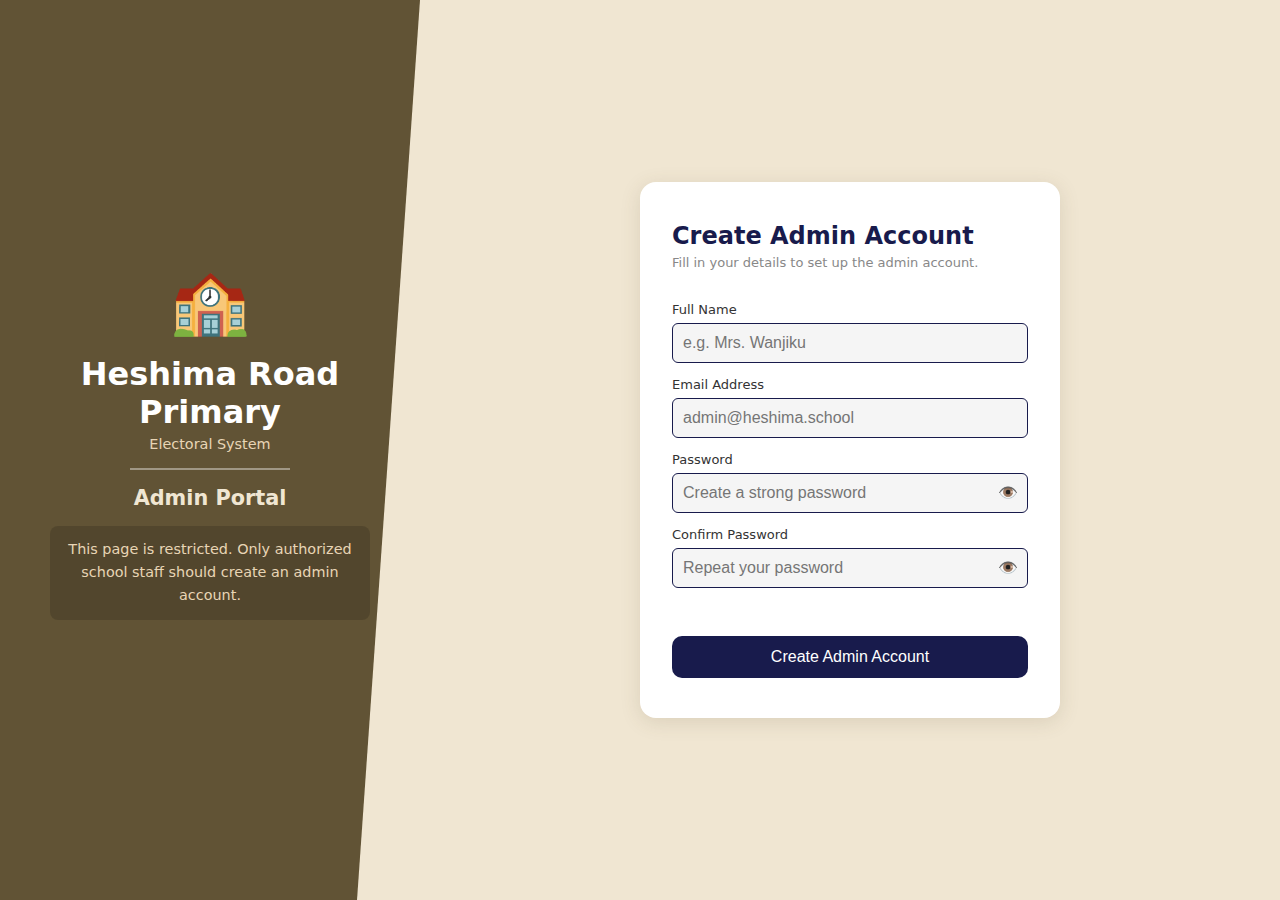
<file: admin-register.html>
<!DOCTYPE html>
<html lang="en">

<head>
  <meta charset="UTF-8">
  <meta name="viewport" content="width=device-width, initial-scale=1.0">
  <title>Heshima Election — Admin Registration</title>
  <link rel="stylesheet" href="css/style.css">
  <link rel="stylesheet" href="css/admin-register.css">
</head>

<body>
  <main class="admin-reg-main">

    <!-- LEFT PANEL -->
    <div class="admin-reg-left">
      <div class="admin-reg-brand">
        <div class="admin-reg-logo">🏫</div>
        <h1>Heshima Road Primary</h1>
        <p>Electoral System</p>
        <div class="admin-reg-divider"></div>
        <h2>Admin Portal</h2>
        <p class="admin-reg-note">
          This page is restricted. Only authorized school staff should create an admin account.
        </p>
      </div>
    </div>

    <!-- RIGHT PANEL - FORM -->
    <div class="admin-reg-right">
      <div class="admin-reg-card" id="adminRegCard">
        <h2>Create Admin Account</h2>
        <p class="admin-reg-subtitle">Fill in your details to set up the admin account.</p>

        <form id="adminRegisterForm">
          <label for="adminName">Full Name</label>
          <input type="text" id="adminName" placeholder="e.g. Mrs. Wanjiku" required>

          <label for="adminEmail">Email Address</label>
          <input type="email" id="adminEmail" placeholder="admin@heshima.school" required>

          <label for="adminPassword">Password</label>
          <div class="password-wrapper">
            <input type="password" id="adminPassword" placeholder="Create a strong password" required>
            <span class="toggle-password" data-target="adminPassword">👁️</span>
          </div>

          <label for="adminPasswordConfirm">Confirm Password</label>
          <div class="password-wrapper">
            <input type="password" id="adminPasswordConfirm" placeholder="Repeat your password" required>
            <span class="toggle-password" data-target="adminPasswordConfirm">👁️</span>
          </div>

          <span class="form-error" id="adminError"></span>

          <button type="button" id="adminRegisterBtn">
            Create Admin Account
          </button>
        </form>
      </div>
    </div>

  </main>
  <script type="module" src="js/admin-auth.js"></script>
</body>

</html>
</file>
<file: css/style.css>
* {
  padding: 0;
  margin: 0;
  box-sizing: border-box;
}

body {
  min-height: 100dvh;
  background-color: #f0e6d2;
  font-family: system-ui, -apple-system, BlinkMacSystemFont, 'Segoe UI', Roboto, Oxygen, Ubuntu, Cantarell, 'Open Sans', 'Helvetica Neue', sans-serif;
}

.landing {
  display: flex;
  flex-direction: column;
  min-height: 100dvh;
}

.left,
.right {
  flex: 1;
  padding: 2rem;
}

.left {
  display: flex;
  align-items: center;
  justify-content: center;
}

.left-card {
  display: flex;
  padding: 3rem;
  width: 90%;
  background: #615335;
  min-height: 300px;
  text-align: center;
  border-radius: 10px;
  align-items: center;
  justify-content: center;
  clip-path: polygon(0% 0%, 100% 0%, 100% 90%, 80% 90%, 80% 100%, 50% 90%, 0% 90%);
}

.card-description h1 {
  color: white;
  font-size: 2.5rem;
  font-weight: bold;
}

.right {
  display: flex;
  align-items: center;
  justify-content: center;
}

.right-card {
  display: flex;
  /* padding: 1rem; */
  width: 100%;
  text-align: center;
  justify-content: center;
}

.card-form h1 {
  color: #615335;
  margin-bottom: 2%;
  font-size: 2rem;
}

.card-form h2 {
  color: #181b4c;
  margin-bottom: 12%;
  font-size: 2rem;
}

.card-form p {
  margin-bottom: 2%;
}

.button-container {
  display: flex;
  align-items: center;
  gap: 1rem;
}

.button-container button {
  flex: 1;
}

button {
  padding: 10px 20px;
  border-radius: 10px;
  background: #181b4c;
  color: white;
  border: solid 2px #181b4c;
  transition: all 0.3s ease-in-out;
}

button:hover {
  background: transparent;
  border: solid 2px #615335;
  color: #181b4c;
}

.left-btn,
.right-btn {
  font-size: 1rem;
}

/* Modal background */

.modal {
  display: none;
  position: fixed;
  inset: 0;
  background: rgba(97, 83, 53, 0.9);
  justify-content: center;
  align-items: center;
}

/* Empty modal box */

.modal-box {
  width: 95%;
  max-width: 800px;
  min-height: auto;
  background: white;
  border-radius: 10px;
  padding: 1rem;
  display: flex;
  flex-direction: column;
  /* stack on mobile */
  position: relative;
  max-height: 90dvh;
  overflow-y: auto;
}

.modal-right,
.modal-left {
  flex: 1;
}

.modal-left {
  display: none;
  /* hide decorative side on mobile */
}

.modal-right {
  display: flex;
  flex-direction: column;
  padding: 2rem 1.5rem;
  position: relative;
}

.circle {
  width: 160px;
  height: 160px;
  background: #615335;
  border-radius: 50%;
  position: absolute;
}

.person {
  width: 110px;
  position: relative;
  z-index: 1;
}

.modal-right {
  display: flex;
  flex-direction: column;
  padding: 2rem;
  position: relative;
  /* add this */
}

/* Close button */

.close {
  cursor: pointer;
  position: absolute;
  top: 1rem;
  right: 1rem;
  font-size: 18px;
  color: #615335;
  font-weight: bold;
  width: 28px;
  height: 28px;
  display: flex;
  align-items: center;
  justify-content: center;
  border-radius: 50%;
  transition: background 0.2s;
}

.close:hover {
  background: #f0e6d2;
}

.modal-right h2 {
  color: #181b4c;
  font-size: 2rem;
  margin-bottom: 1rem;
}

form {
  display: flex;
  flex-direction: column;
  gap: 6px;
  margin-top: 0.5rem;
}

label {
  font-size: 13px;
  margin-top: 8px;
  color: #333;
}

input {
  height: 40px;
  border: solid 1px #181b4c;
  border-radius: 6px;
  padding-left: 10px;
  background: #ddd;
  outline: none;
  font-size: 16px;
  /* prevents iOS auto-zoom on focus */
  transition: border 0.2s ease;
}

input:focus {
  border-color: #615335;
  background: #f9f5ef;
}

.form-error {
  font-size: 12px;
  min-height: 16px;
  color: red;
  line-height: 1.4;
}

.password-wrapper {
  position: relative;
  display: flex;
  align-items: center;
}

.password-wrapper input {
  width: 100%;
  padding-right: 40px;
}

.toggle-password {
  position: absolute;
  right: 10px;
  cursor: pointer;
  user-select: none;
  font-size: 16px;
  color: #615335;
}

/* VOTER ID POPUP */
.voter-id-popup {
  position: fixed;
  inset: 0;
  background: rgba(97, 83, 53, 0.85);
  display: flex;
  align-items: center;
  justify-content: center;
  z-index: 9999;
}

.voter-id-box {
  background: white;
  border-radius: 16px;
  padding: 2.5rem 2rem;
  max-width: 380px;
  width: 90%;
  text-align: center;
  box-shadow: 0 8px 32px rgba(0, 0, 0, 0.2);
  animation: popIn 0.3s ease;
}

@keyframes popIn {
  from {
    transform: scale(0.8);
    opacity: 0;
  }

  to {
    transform: scale(1);
    opacity: 1;
  }
}

.voter-id-box .tick {
  font-size: 3rem;
  margin-bottom: 0.5rem;
}

.voter-id-box h2 {
  color: #181b4c;
  font-size: 1.3rem;
  margin-bottom: 0.5rem;
}

.voter-id-box p {
  color: #555;
  font-size: 14px;
  margin-bottom: 1.2rem;
}

.voter-id-number {
  display: inline-block;
  font-size: 3rem;
  font-weight: bold;
  color: #181b4c;
  background: #f0e6d2;
  padding: 0.5rem 2rem;
  border-radius: 12px;
  letter-spacing: 6px;
  margin-bottom: 1.5rem;
}

.voter-id-warning {
  background: #fff8ee;
  border: 1px solid #f0c040;
  border-radius: 8px;
  padding: 0.8rem;
  font-size: 13px;
  color: #7a5c00;
  margin-bottom: 1.5rem;
}

.voter-id-confirm-btn {
  width: 100%;
  padding: 12px;
  background: #181b4c;
  color: white;
  border: none;
  border-radius: 10px;
  font-size: 1rem;
  cursor: pointer;
  transition: background 0.2s;
}

.voter-id-confirm-btn:hover {
  background: #615335;
}

.role-toggle {
  display: flex;
  gap: 8px;
  margin-bottom: 1rem;
}

.role-btn {
  flex: 1;
  padding: 8px;
  border-radius: 8px;
  border: 2px solid #181b4c;
  background: transparent;
  color: #181b4c;
  font-size: 14px;
  cursor: pointer;
  transition: all 0.2s;
}

.role-btn:hover {
  background: #181b4c;
  color: white;
  border: 2px solid #181b4c;
}

.role-btn.active {
  background: #181b4c;
  color: white;
}

/* Fix voter/admin field sections spacing */
#voterFields,
#adminFields,
#voterPasswordField {
  display: flex;
  flex-direction: column;
  gap: 4px;
}

/* Make modal scrollable on small screens with many fields */
.modal-right {
  overflow-y: auto;
}

/* Tighten form gap slightly for login which has more fields */
#loginForm {
  gap: 4px;
}

/* Role toggle margin */
.role-toggle {
  display: flex;
  gap: 8px;
  margin-top: 4px;
  margin-bottom: 8px;
}

/* Prevent modal from collapsing on toggle */
#loginForm {
  min-height: 280px;
  justify-content: flex-start;
}

#voterFields,
#adminFields,
#voterPasswordField {
  display: flex;
  flex-direction: column;
  gap: 4px;
  width: 100%;
}

/* TABLETS AND DESKTOPS */
@media (min-width:768px) {
  .landing {
    flex-direction: row;
  }

}

/* TABLETS AND UP - show side panel */
@media (min-width: 600px) {
  .modal-box {
    flex-direction: row;
    min-height: 480px;
    /* bumped up from 450px */
  }

  .modal-left {
    display: flex;
    align-items: center;
    justify-content: center;
    flex: 1;
    background: #f9f5ef;
    border-radius: 10px 0 0 10px;
  }

  .modal-right {
    flex: 1;
    padding: 2rem;
    overflow-y: auto;
    display: flex;
    flex-direction: column;
    justify-content: center;
  }
}
</file>
<file: css/admin-register.css>
* {
  margin: 0;
  padding: 0;
  box-sizing: border-box;
}

body {
  min-height: 100dvh;
  background-color: #f0e6d2;
  font-family: system-ui, -apple-system, BlinkMacSystemFont, 'Segoe UI', Roboto,
    Oxygen, Ubuntu, Cantarell, 'Open Sans', 'Helvetica Neue', sans-serif;
}

/* MAIN LAYOUT */
.admin-reg-main {
  display: flex;
  flex-direction: column;
  min-height: 100dvh;
}

/* LEFT PANEL */
.admin-reg-left {
  background: #615335;
  display: flex;
  align-items: center;
  justify-content: center;
  padding: 3rem 2rem;
  clip-path: polygon(0% 0%, 100% 0%, 90% 100%, 0% 100%);
}

.admin-reg-brand {
  color: white;
  text-align: center;
  max-width: 320px;
}

.admin-reg-logo {
  font-size: 4rem;
  margin-bottom: 1rem;
}

.admin-reg-brand h1 {
  font-size: 1.6rem;
  font-weight: bold;
  margin-bottom: 0.3rem;
}

.admin-reg-brand>p {
  font-size: 0.9rem;
  color: #e8d5b5;
  margin-bottom: 1rem;
}

.admin-reg-divider {
  width: 50%;
  height: 2px;
  background: rgba(255, 255, 255, 0.4);
  margin: 1rem auto;
}

.admin-reg-brand h2 {
  font-size: 1.3rem;
  margin-bottom: 1rem;
  color: #f0e6d2;
}

.admin-reg-note {
  font-size: 12px;
  color: #d4b896;
  line-height: 1.6;
  background: rgba(0, 0, 0, 0.15);
  padding: 0.8rem;
  border-radius: 8px;
}

/* RIGHT PANEL */
.admin-reg-right {
  flex: 1;
  display: flex;
  align-items: center;
  justify-content: center;
  padding: 2rem;
}

/* CARD */
.admin-reg-card {
  background: white;
  border-radius: 16px;
  padding: 2.5rem 2rem;
  width: 100%;
  max-width: 420px;
  box-shadow: 0 4px 20px rgba(97, 83, 53, 0.15);
}

.admin-reg-card h2 {
  color: #181b4c;
  font-size: 1.5rem;
  margin-bottom: 0.3rem;
}

.admin-reg-subtitle {
  color: #888;
  font-size: 13px;
  margin-bottom: 1.5rem;
}

/* FORM */
form {
  display: flex;
  flex-direction: column;
  gap: 6px;
}

label {
  font-size: 13px;
  color: #333;
  margin-top: 8px;
  font-weight: 500;
}

input {
  height: 40px;
  border: 1px solid #181b4c;
  border-radius: 6px;
  padding-left: 10px;
  background: #f5f5f5;
  font-size: 16px;
  outline: none;
  transition: border 0.2s, background 0.2s;
  width: 100%;
}

input:focus {
  border-color: #615335;
  background: #fff;
}

.password-wrapper {
  position: relative;
  display: flex;
  align-items: center;
}

.password-wrapper input {
  padding-right: 40px;
}

.toggle-password {
  position: absolute;
  right: 10px;
  cursor: pointer;
  user-select: none;
  font-size: 16px;
  color: #615335;
}

.form-error {
  font-size: 12px;
  min-height: 16px;
  line-height: 1.5;
  margin-top: 4px;
}

/* SUBMIT BUTTON */
#adminRegisterBtn {
  width: 100%;
  padding: 12px;
  background: #181b4c;
  color: white;
  border: none;
  border-radius: 10px;
  font-size: 1rem;
  cursor: pointer;
  margin-top: 1rem;
  transition: background 0.2s;
}

#adminRegisterBtn:hover {
  background: #615335;
}

#adminRegisterBtn:disabled {
  background: #aaa;
  cursor: not-allowed;
}

/* DESKTOP */
@media (min-width: 768px) {
  .admin-reg-main {
    flex-direction: row;
  }

  .admin-reg-left {
    width: 420px;
    flex-shrink: 0;
    clip-path: polygon(0% 0%, 100% 0%, 85% 100%, 0% 100%);
    padding: 4rem 3rem;
  }

  .admin-reg-brand h1 {
    font-size: 2rem;
  }
}
</file>
